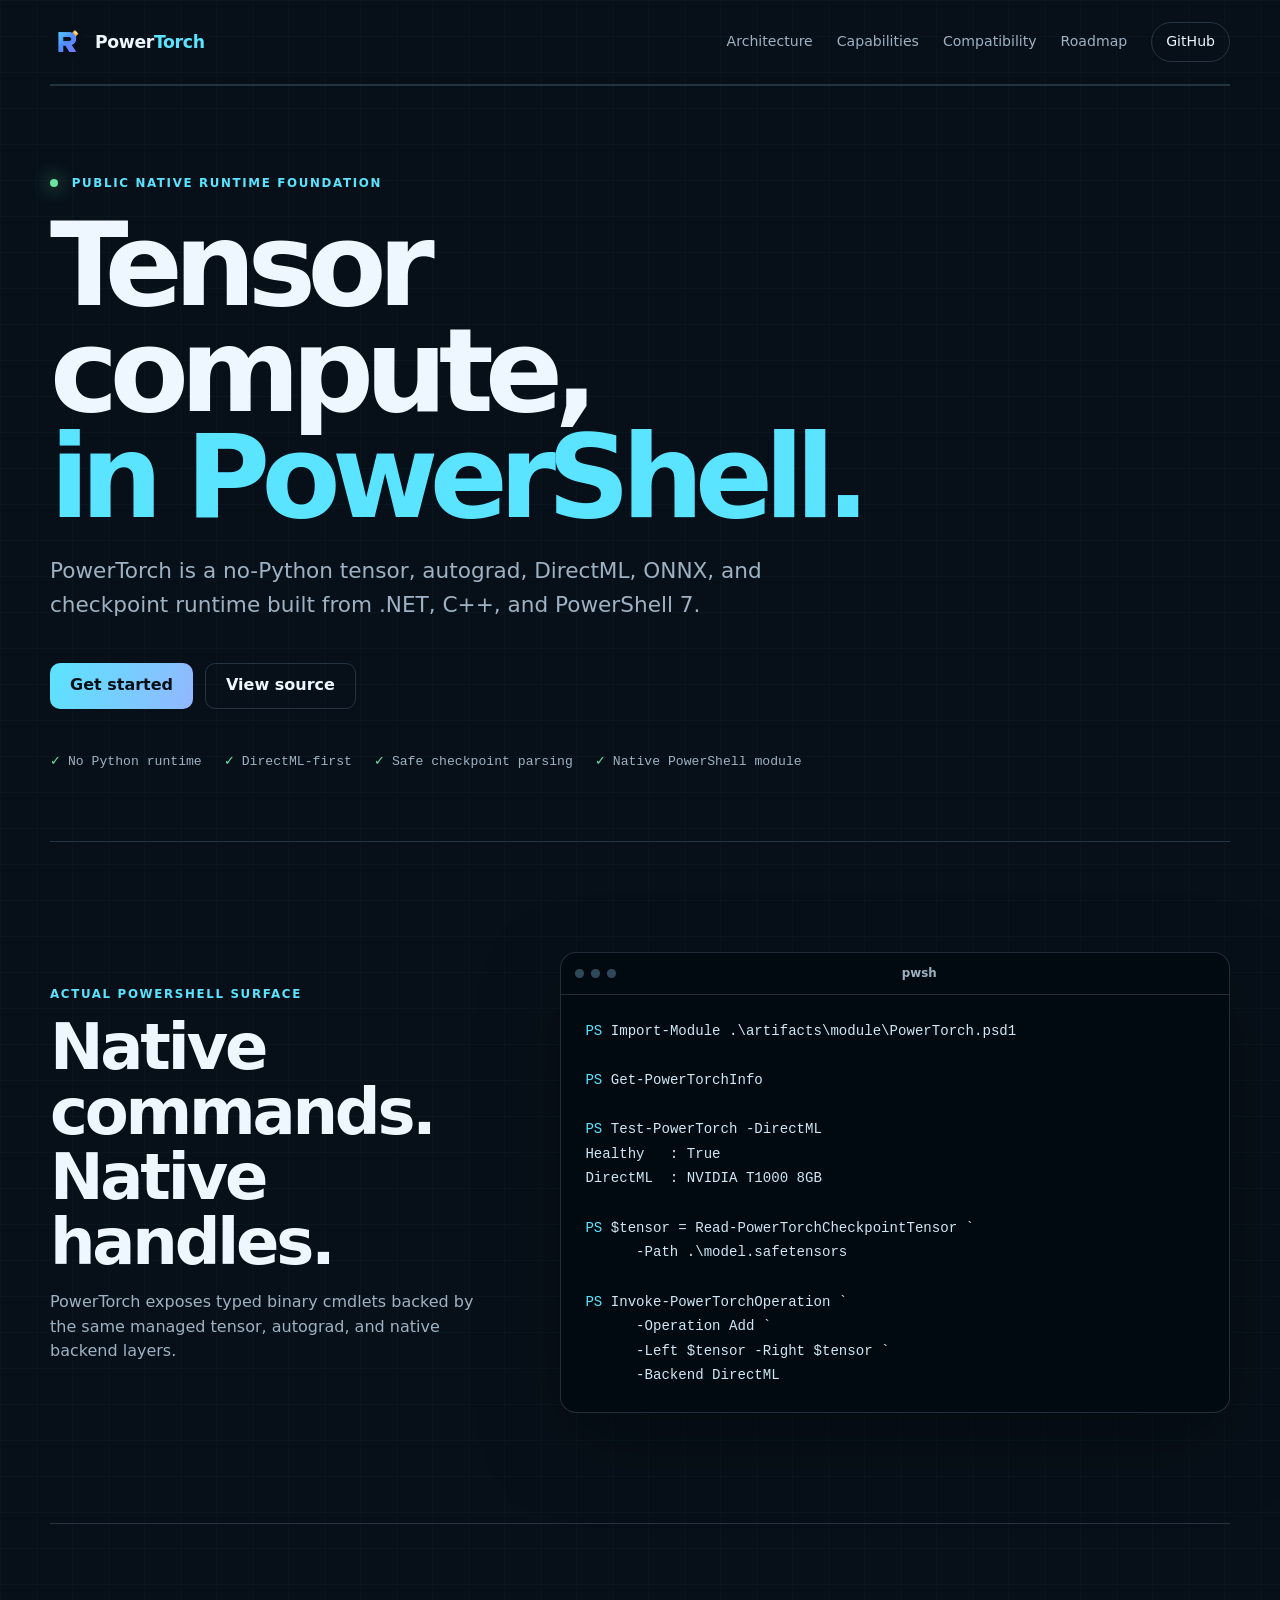
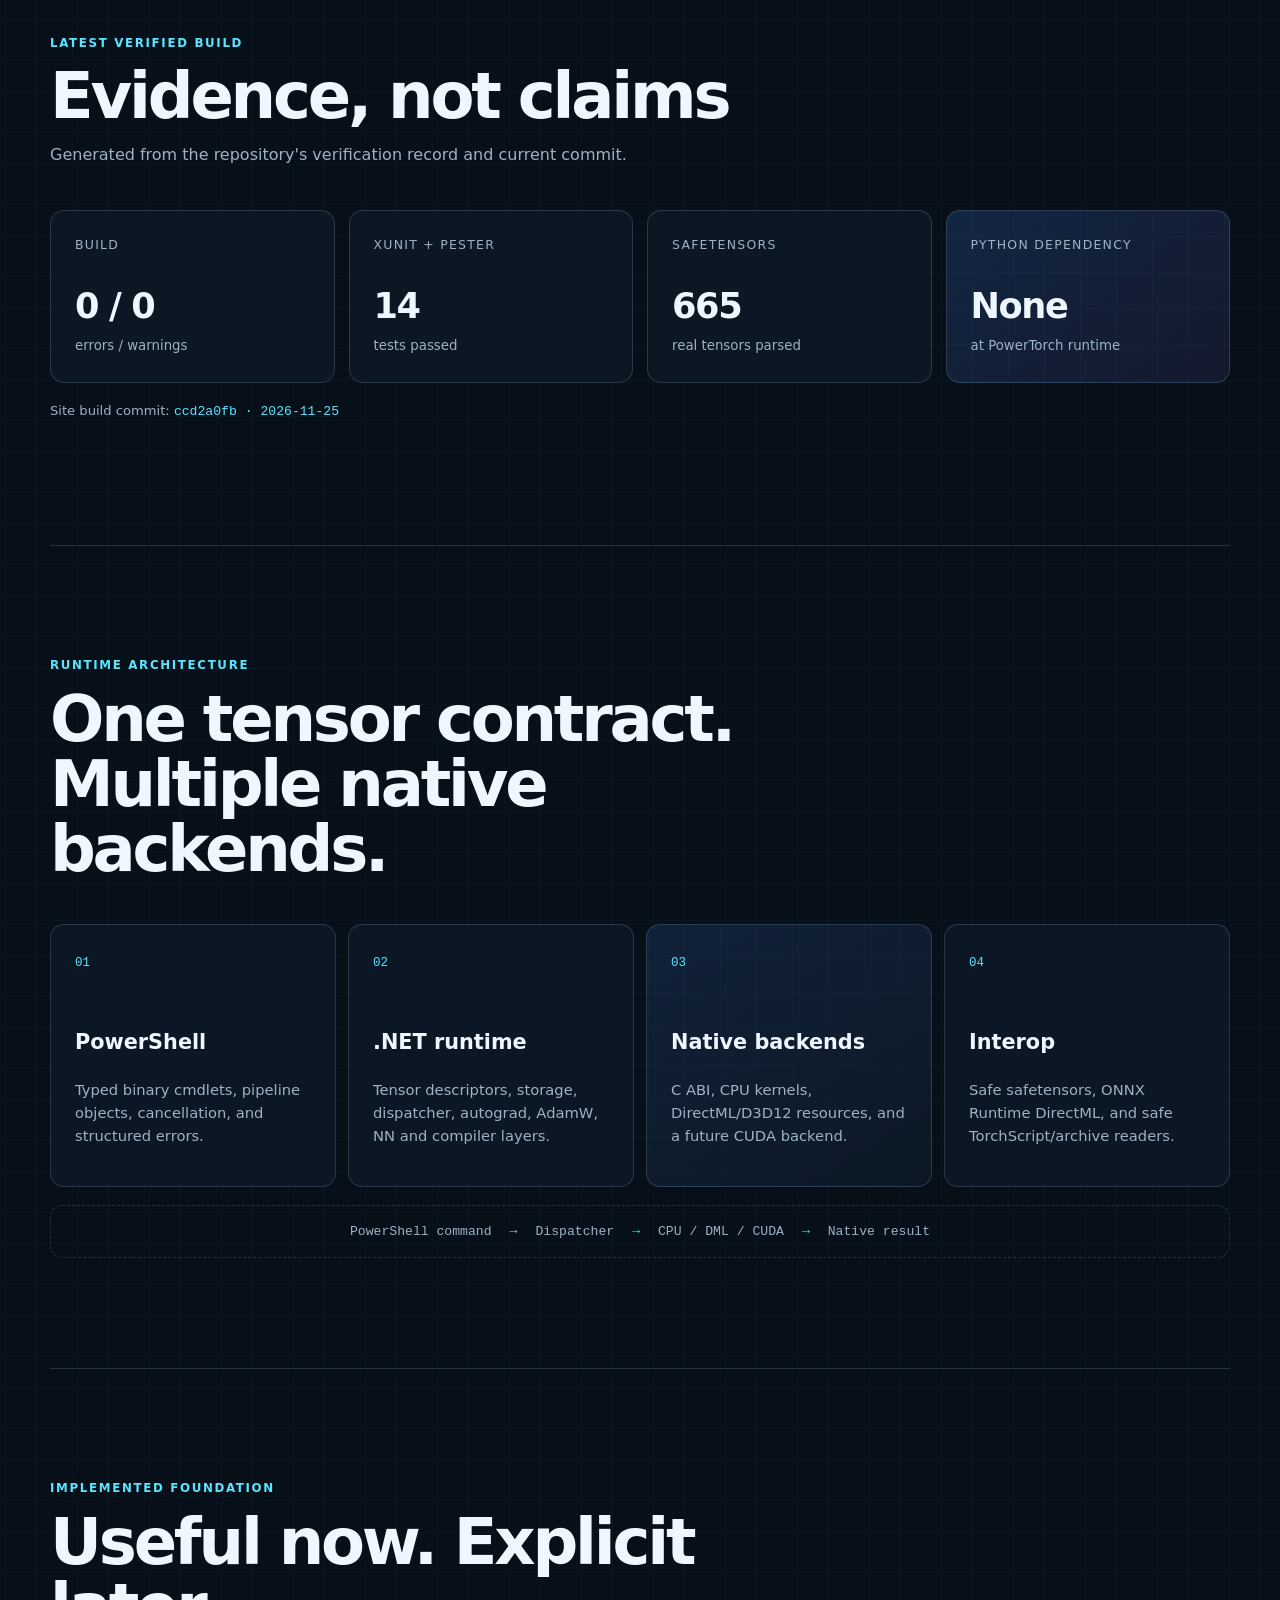
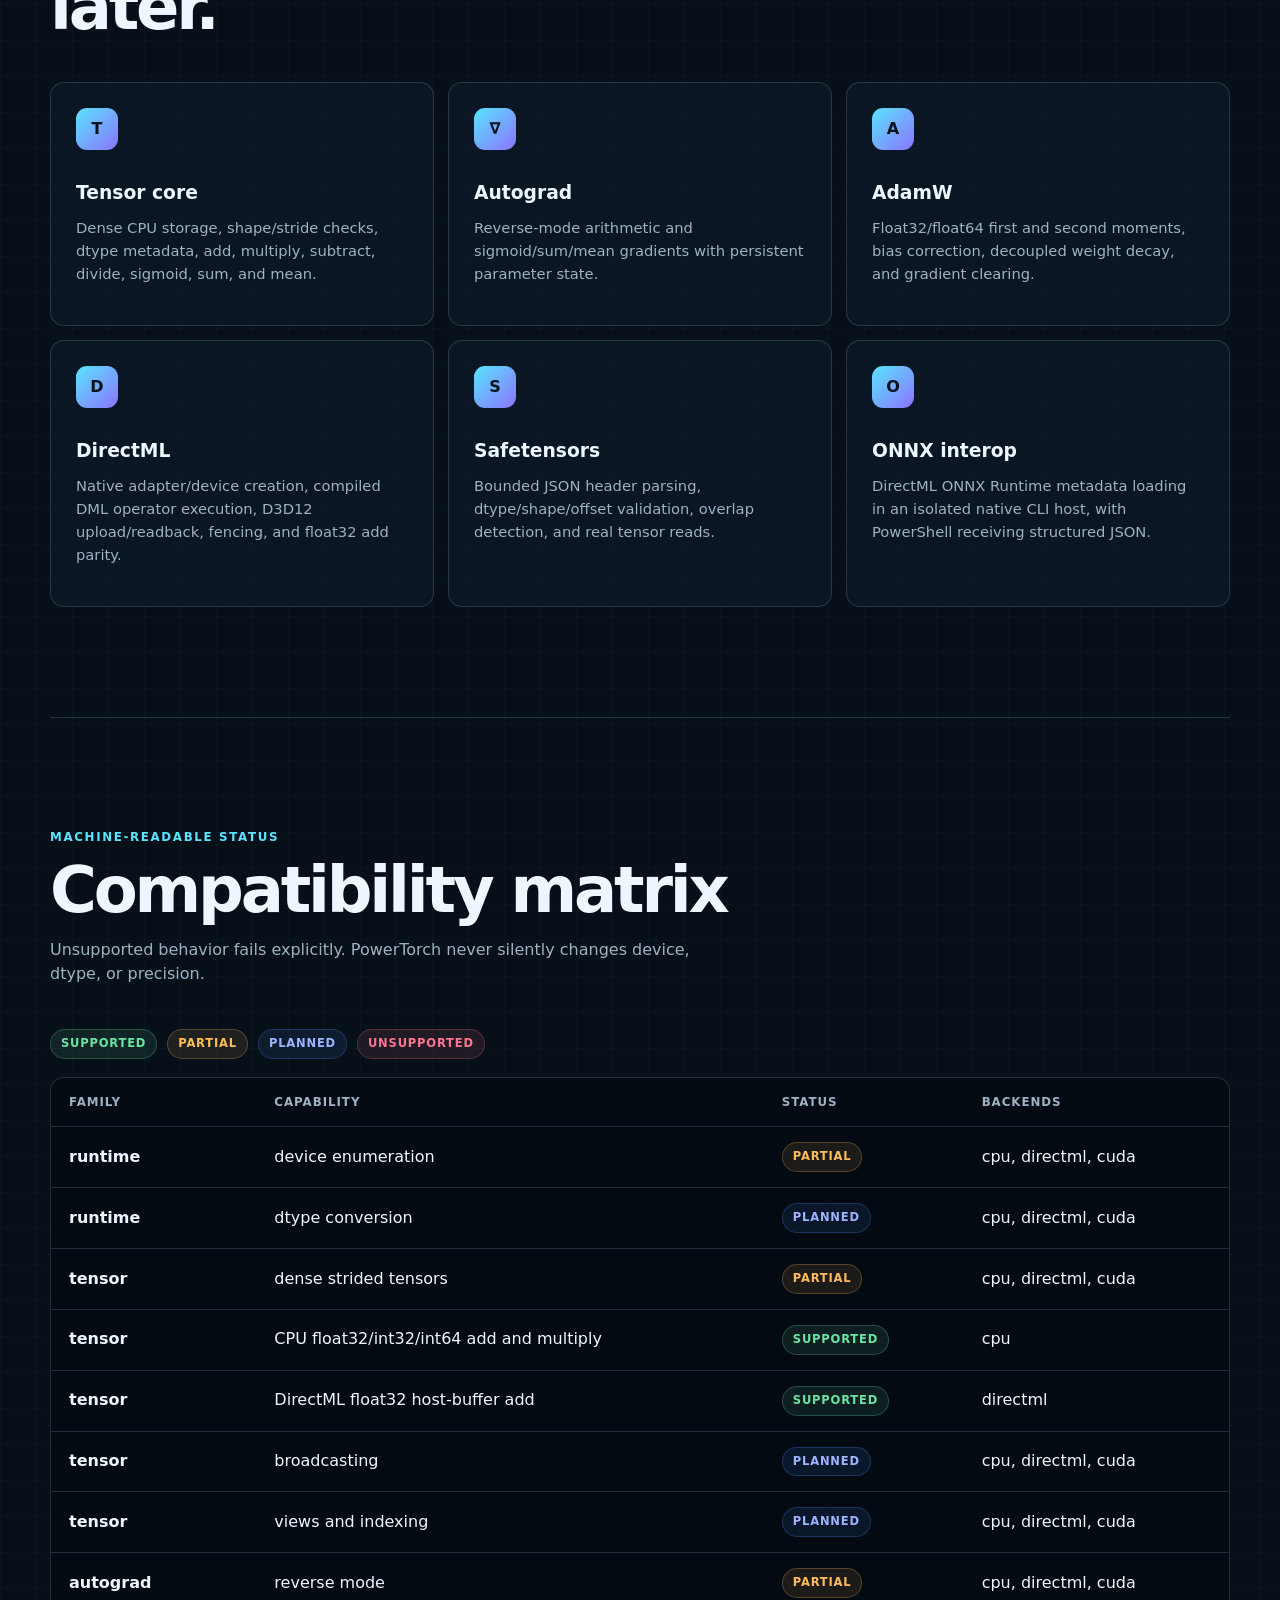
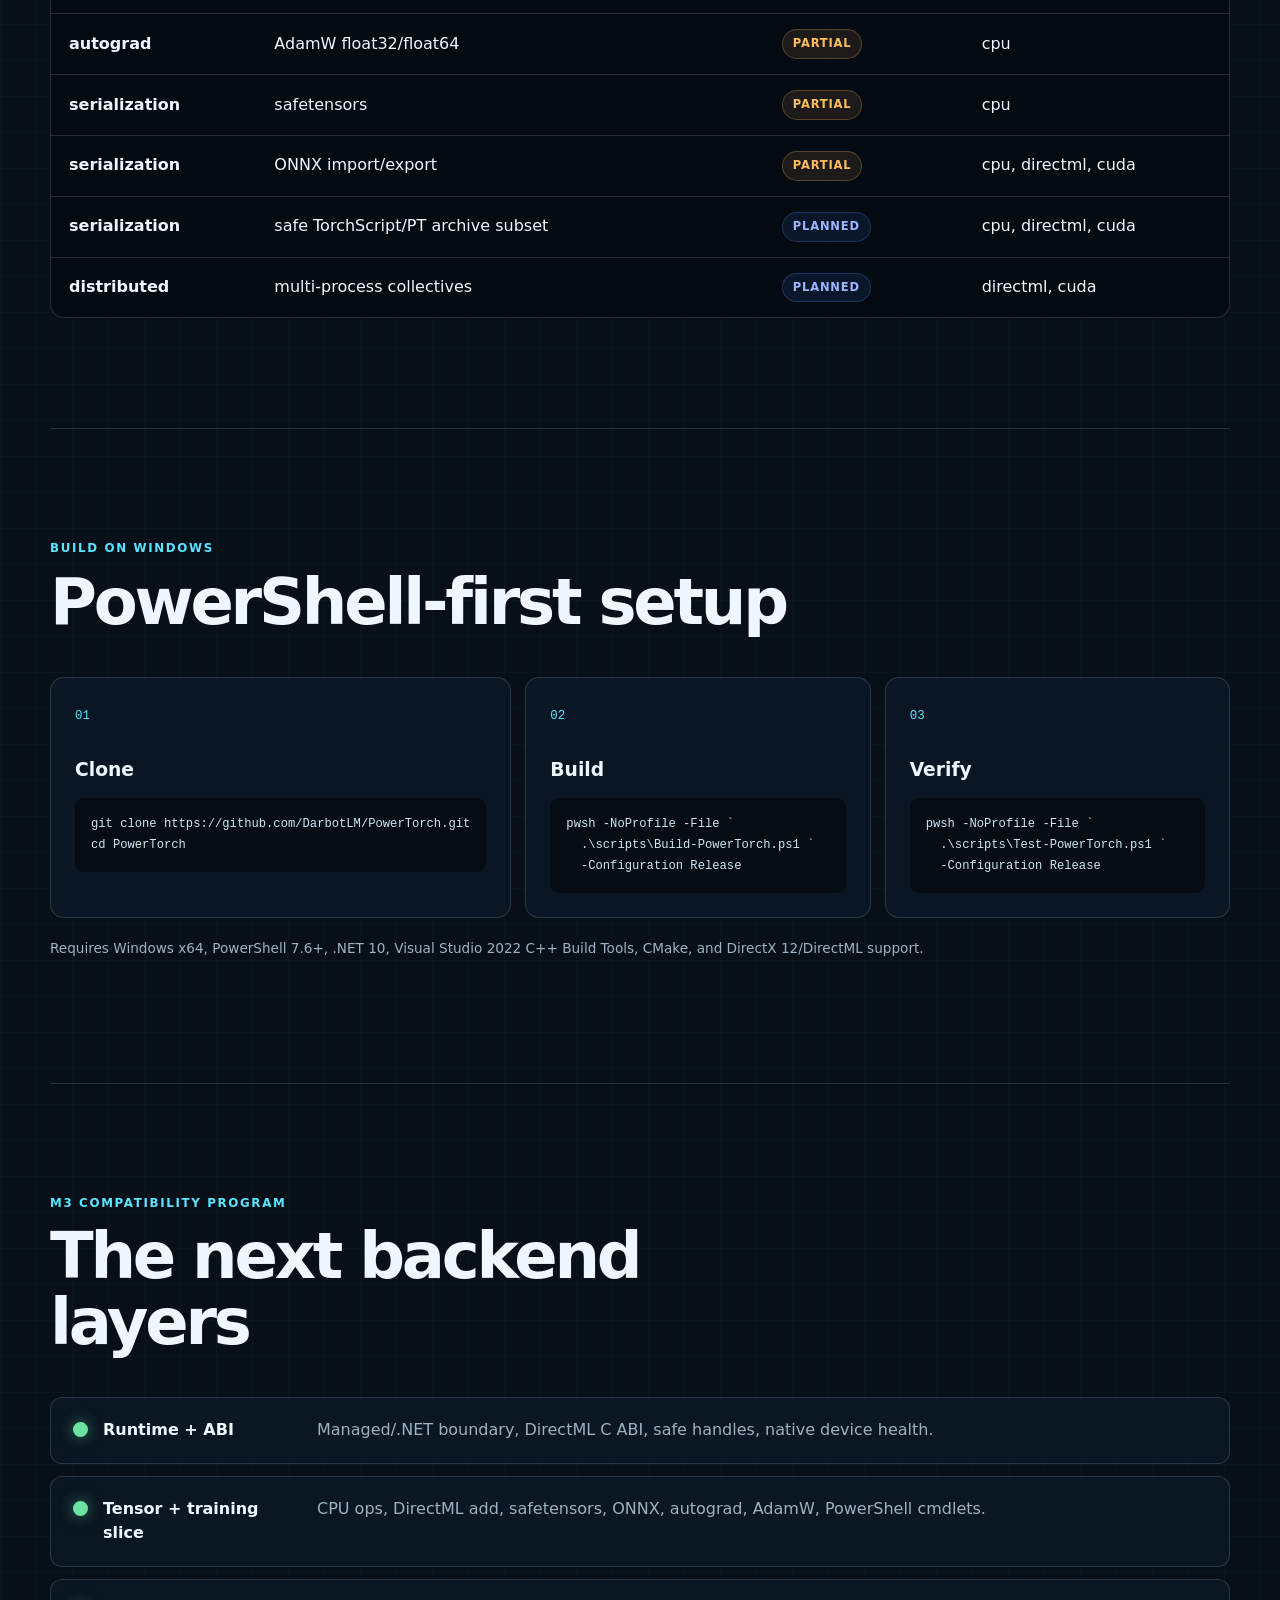
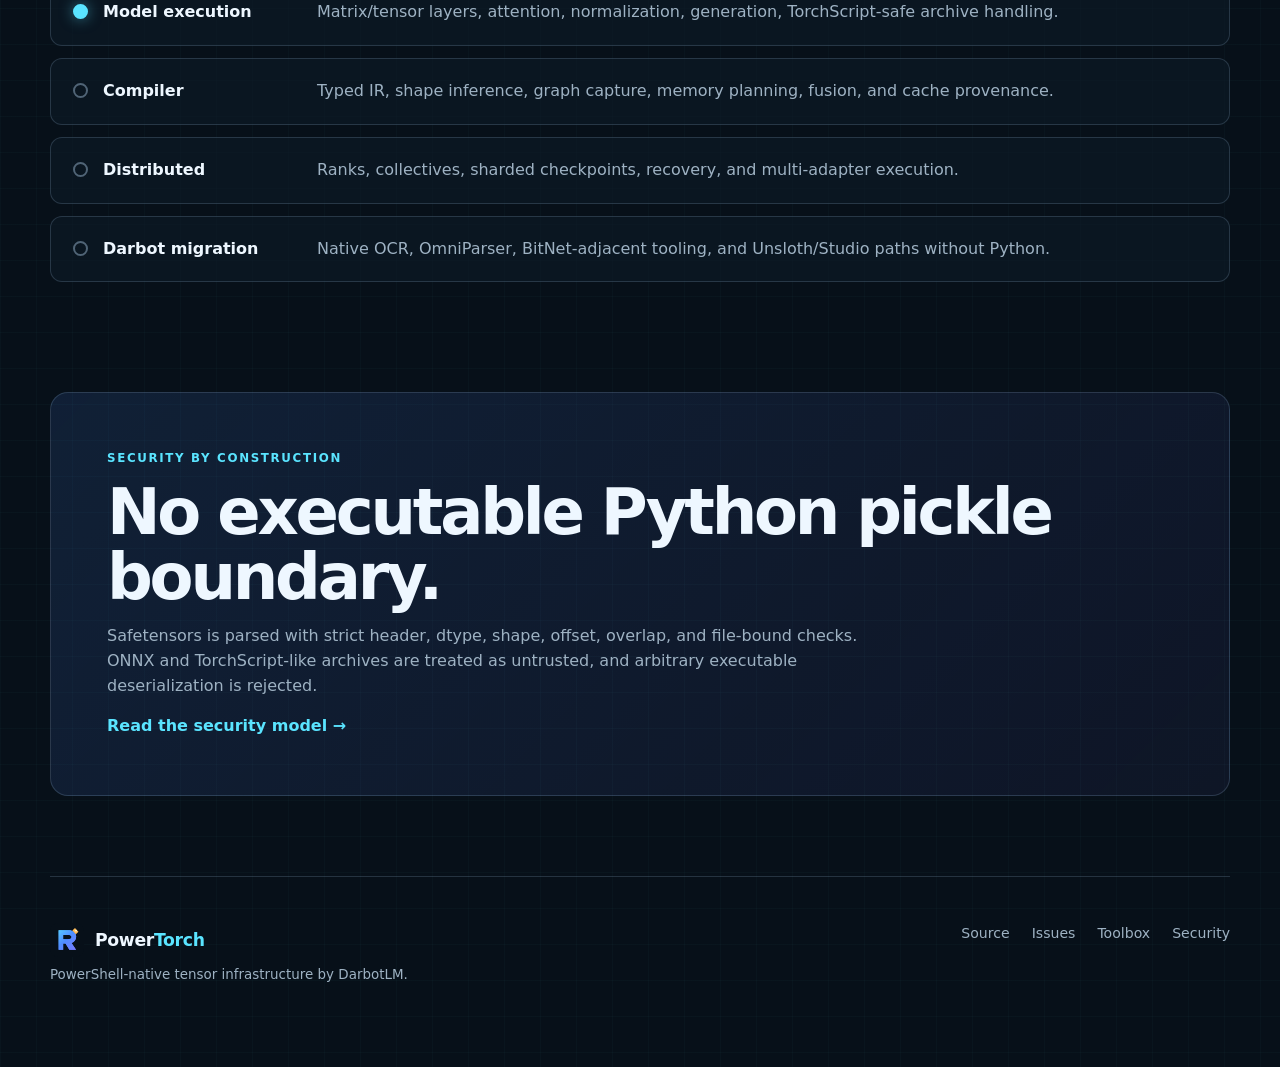
<file: index.html>
<!doctype html>
<html lang="en">
<head>
  <meta charset="utf-8">
  <meta name="viewport" content="width=device-width, initial-scale=1">
  <meta name="description" content="PowerTorch is a PowerShell-native tensor, autograd, DirectML, ONNX, and safetensors runtime for Darbot. No Python runtime required.">
  <meta property="og:title" content="PowerTorch">
  <meta property="og:description" content="PowerShell-native tensor, autograd, DirectML, ONNX, and checkpoint runtime.">
  <meta property="og:image" content="./assets/powertorch-mark.svg">
  <title>PowerTorch | Native PowerShell tensor runtime</title>
  <link rel="icon" href="./assets/powertorch-mark.svg" type="image/svg+xml">
  <link rel="stylesheet" href="./assets/styles.css">
</head>
<body>
  <div class="ambient ambient-one"></div>
  <div class="ambient ambient-two"></div>

  <header class="site-header">
    <a class="brand" href="#top" aria-label="PowerTorch home">
      <img src="./assets/powertorch-mark.svg" alt="">
      <span>Power<span>Torch</span></span>
    </a>
    <nav aria-label="Primary navigation">
      <a href="#architecture">Architecture</a>
      <a href="#capabilities">Capabilities</a>
      <a href="#compatibility">Compatibility</a>
      <a href="#roadmap">Roadmap</a>
      <a class="nav-github" href="https://github.com/DarbotLM/PowerTorch">GitHub</a>
    </nav>
  </header>

  <main id="top">
    <section class="hero">
      <div class="eyebrow"><span class="pulse"></span> Public native runtime foundation</div>
      <h1>Tensor compute,<br><em>in PowerShell.</em></h1>
      <p class="hero-copy">
        PowerTorch is a no-Python tensor, autograd, DirectML, ONNX, and
        checkpoint runtime built from .NET, C++, and PowerShell 7.
      </p>
      <div class="hero-actions">
        <a class="button primary" href="#quickstart">Get started</a>
        <a class="button secondary" href="https://github.com/DarbotLM/PowerTorch">View source</a>
      </div>
      <div class="proof-row" aria-label="Runtime guarantees">
        <span>No Python runtime</span>
        <span>DirectML-first</span>
        <span>Safe checkpoint parsing</span>
        <span>Native PowerShell module</span>
      </div>
    </section>

    <section class="terminal-section" aria-labelledby="terminal-title">
      <div class="terminal-copy">
        <p class="section-kicker">Actual PowerShell surface</p>
        <h2 id="terminal-title">Native commands.<br>Native handles.</h2>
        <p>
          PowerTorch exposes typed binary cmdlets backed by the same managed
          tensor, autograd, and native backend layers.
        </p>
      </div>
      <div class="terminal" role="presentation">
        <div class="terminal-bar">
          <span></span><span></span><span></span>
          <b>pwsh</b>
        </div>
        <pre><code><i>PS</i> Import-Module .\artifacts\module\PowerTorch.psd1

<i>PS</i> Get-PowerTorchInfo

<i>PS</i> Test-PowerTorch -DirectML
Healthy   : True
DirectML  : NVIDIA T1000 8GB

<i>PS</i> $tensor = Read-PowerTorchCheckpointTensor `
      -Path .\model.safetensors

<i>PS</i> Invoke-PowerTorchOperation `
      -Operation Add `
      -Left $tensor -Right $tensor `
      -Backend DirectML</code></pre>
      </div>
    </section>

    <section class="status-section" aria-labelledby="status-title">
      <div class="section-heading">
        <p class="section-kicker">Latest verified build</p>
        <h2 id="status-title">Evidence, not claims</h2>
        <p>Generated from the repository's verification record and current commit.</p>
      </div>
      <div class="status-grid">
        <article class="status-card">
          <span class="status-label">Build</span>
          <strong id="build-errors">0</strong>
          <small>errors / warnings</small>
        </article>
        <article class="status-card">
          <span class="status-label">xUnit + Pester</span>
          <strong id="test-total">14</strong>
          <small>tests passed</small>
        </article>
        <article class="status-card">
          <span class="status-label">Safetensors</span>
          <strong id="tensor-count">665</strong>
          <small>real tensors parsed</small>
        </article>
        <article class="status-card accent">
          <span class="status-label">Python dependency</span>
          <strong>None</strong>
          <small>at PowerTorch runtime</small>
        </article>
      </div>
      <p class="commit-line">Site build commit: <code id="commit-hash">local</code></p>
    </section>

    <section id="architecture" class="architecture-section">
      <div class="section-heading">
        <p class="section-kicker">Runtime architecture</p>
        <h2>One tensor contract.<br>Multiple native backends.</h2>
      </div>
      <div class="architecture-map">
        <article class="layer powershell">
          <span>01</span>
          <h3>PowerShell</h3>
          <p>Typed binary cmdlets, pipeline objects, cancellation, and structured errors.</p>
        </article>
        <article class="layer managed">
          <span>02</span>
          <h3>.NET runtime</h3>
          <p>Tensor descriptors, storage, dispatcher, autograd, AdamW, NN and compiler layers.</p>
        </article>
        <article class="layer native">
          <span>03</span>
          <h3>Native backends</h3>
          <p>C ABI, CPU kernels, DirectML/D3D12 resources, and a future CUDA backend.</p>
        </article>
        <article class="layer interop">
          <span>04</span>
          <h3>Interop</h3>
          <p>Safe safetensors, ONNX Runtime DirectML, and safe TorchScript/archive readers.</p>
        </article>
      </div>
      <div class="dataflow" aria-label="PowerTorch execution dataflow">
        <span>PowerShell command</span><b>→</b>
        <span>Dispatcher</span><b>→</b>
        <span>CPU / DML / CUDA</span><b>→</b>
        <span>Native result</span>
      </div>
    </section>

    <section id="capabilities" class="capability-section">
      <div class="section-heading">
        <p class="section-kicker">Implemented foundation</p>
        <h2>Useful now. Explicit later.</h2>
      </div>
      <div class="capability-grid">
        <article>
          <div class="cap-icon">T</div>
          <h3>Tensor core</h3>
          <p>Dense CPU storage, shape/stride checks, dtype metadata, add, multiply,
             subtract, divide, sigmoid, sum, and mean.</p>
        </article>
        <article>
          <div class="cap-icon">∇</div>
          <h3>Autograd</h3>
          <p>Reverse-mode arithmetic and sigmoid/sum/mean gradients with persistent
             parameter state.</p>
        </article>
        <article>
          <div class="cap-icon">A</div>
          <h3>AdamW</h3>
          <p>Float32/float64 first and second moments, bias correction, decoupled
             weight decay, and gradient clearing.</p>
        </article>
        <article>
          <div class="cap-icon">D</div>
          <h3>DirectML</h3>
          <p>Native adapter/device creation, compiled DML operator execution,
             D3D12 upload/readback, fencing, and float32 add parity.</p>
        </article>
        <article>
          <div class="cap-icon">S</div>
          <h3>Safetensors</h3>
          <p>Bounded JSON header parsing, dtype/shape/offset validation, overlap
             detection, and real tensor reads.</p>
        </article>
        <article>
          <div class="cap-icon">O</div>
          <h3>ONNX interop</h3>
          <p>DirectML ONNX Runtime metadata loading in an isolated native CLI host,
             with PowerShell receiving structured JSON.</p>
        </article>
      </div>
    </section>

    <section id="compatibility" class="compatibility-section">
      <div class="section-heading">
        <p class="section-kicker">Machine-readable status</p>
        <h2>Compatibility matrix</h2>
        <p>
          Unsupported behavior fails explicitly. PowerTorch never silently changes
          device, dtype, or precision.
        </p>
      </div>
      <div class="legend">
        <span class="status supported">Supported</span>
        <span class="status partial">Partial</span>
        <span class="status planned">Planned</span>
        <span class="status unsupported">Unsupported</span>
      </div>
      <div id="compatibility-table" class="compatibility-table" aria-live="polite">
        <p>Loading compatibility data...</p>
      </div>
    </section>

    <section id="quickstart" class="quickstart-section">
      <div class="section-heading">
        <p class="section-kicker">Build on Windows</p>
        <h2>PowerShell-first setup</h2>
      </div>
      <div class="quickstart-grid">
        <article>
          <span>01</span>
          <h3>Clone</h3>
          <pre><code>git clone https://github.com/DarbotLM/PowerTorch.git
cd PowerTorch</code></pre>
        </article>
        <article>
          <span>02</span>
          <h3>Build</h3>
          <pre><code>pwsh -NoProfile -File `
  .\scripts\Build-PowerTorch.ps1 `
  -Configuration Release</code></pre>
        </article>
        <article>
          <span>03</span>
          <h3>Verify</h3>
          <pre><code>pwsh -NoProfile -File `
  .\scripts\Test-PowerTorch.ps1 `
  -Configuration Release</code></pre>
        </article>
      </div>
      <p class="requirements">
        Requires Windows x64, PowerShell 7.6+, .NET 10, Visual Studio 2022 C++
        Build Tools, CMake, and DirectX 12/DirectML support.
      </p>
    </section>

    <section id="roadmap" class="roadmap-section">
      <div class="section-heading">
        <p class="section-kicker">M3 compatibility program</p>
        <h2>The next backend layers</h2>
      </div>
      <ol class="roadmap">
        <li class="done"><b>Runtime + ABI</b><span>Managed/.NET boundary, DirectML C ABI, safe handles, native device health.</span></li>
        <li class="done"><b>Tensor + training slice</b><span>CPU ops, DirectML add, safetensors, ONNX, autograd, AdamW, PowerShell cmdlets.</span></li>
        <li class="next"><b>Model execution</b><span>Matrix/tensor layers, attention, normalization, generation, TorchScript-safe archive handling.</span></li>
        <li><b>Compiler</b><span>Typed IR, shape inference, graph capture, memory planning, fusion, and cache provenance.</span></li>
        <li><b>Distributed</b><span>Ranks, collectives, sharded checkpoints, recovery, and multi-adapter execution.</span></li>
        <li><b>Darbot migration</b><span>Native OCR, OmniParser, BitNet-adjacent tooling, and Unsloth/Studio paths without Python.</span></li>
      </ol>
    </section>

    <section class="security-section">
      <p class="section-kicker">Security by construction</p>
      <h2>No executable Python pickle boundary.</h2>
      <p>
        Safetensors is parsed with strict header, dtype, shape, offset, overlap,
        and file-bound checks. ONNX and TorchScript-like archives are treated as
        untrusted, and arbitrary executable deserialization is rejected.
      </p>
      <a class="text-link" href="https://github.com/DarbotLM/PowerTorch/blob/main/docs/security.md">Read the security model →</a>
    </section>
  </main>

  <footer>
    <div>
      <a class="brand" href="#top">
        <img src="./assets/powertorch-mark.svg" alt="">
        <span>Power<span>Torch</span></span>
      </a>
      <p>PowerShell-native tensor infrastructure by DarbotLM.</p>
    </div>
    <div class="footer-links">
      <a href="https://github.com/DarbotLM/PowerTorch">Source</a>
      <a href="https://github.com/DarbotLM/PowerTorch/issues">Issues</a>
      <a href="https://github.com/DarbotLM/toolbox">Toolbox</a>
      <a href="https://github.com/DarbotLM/PowerTorch/security/policy">Security</a>
    </div>
  </footer>

  <script src="./assets/app.js"></script>
</body>
</html>
</file>
<file: assets/styles.css>
:root {
  color-scheme: dark;
  --bg: #071019;
  --panel: #0d1a27;
  --panel-2: #102235;
  --line: rgba(153, 191, 219, 0.2);
  --text: #eef7ff;
  --muted: #9eb2c3;
  --cyan: #5ae4ff;
  --blue: #4f8dff;
  --violet: #8b74ff;
  --amber: #ffbd59;
  --green: #6be3a3;
  --red: #ff758f;
  --shadow: 0 28px 80px rgba(0, 0, 0, 0.34);
}

* { box-sizing: border-box; }

html {
  scroll-behavior: smooth;
  background: var(--bg);
}

body {
  margin: 0;
  color: var(--text);
  background:
    linear-gradient(rgba(90, 228, 255, 0.025) 1px, transparent 1px),
    linear-gradient(90deg, rgba(90, 228, 255, 0.025) 1px, transparent 1px),
    var(--bg);
  background-size: 36px 36px;
  font-family: "Segoe UI Variable", "Segoe UI", system-ui, sans-serif;
  line-height: 1.55;
  overflow-x: hidden;
}

a { color: inherit; text-decoration: none; }
button, a { -webkit-tap-highlight-color: transparent; }

.ambient {
  position: fixed;
  width: 520px;
  height: 520px;
  border-radius: 50%;
  filter: blur(110px);
  pointer-events: none;
  opacity: 0.16;
  z-index: -1;
}
.ambient-one { top: -220px; left: -180px; background: var(--blue); }
.ambient-two { top: 420px; right: -240px; background: var(--violet); }

.site-header {
  width: min(1180px, calc(100% - 40px));
  margin: 0 auto;
  padding: 22px 0;
  display: flex;
  align-items: center;
  justify-content: space-between;
  border-bottom: 1px solid var(--line);
}

.brand {
  display: inline-flex;
  align-items: center;
  gap: 11px;
  font-size: 1.08rem;
  font-weight: 750;
  letter-spacing: -0.02em;
}
.brand img { width: 34px; height: 34px; }
.brand span span { color: var(--cyan); }

nav { display: flex; gap: 24px; align-items: center; }
nav a {
  color: var(--muted);
  font-size: 0.88rem;
  transition: color 160ms ease;
}
nav a:hover { color: var(--text); }
nav .nav-github {
  color: var(--text);
  border: 1px solid var(--line);
  border-radius: 999px;
  padding: 8px 14px;
}

main, footer {
  width: min(1180px, calc(100% - 40px));
  margin: 0 auto;
}

.hero {
  min-height: 680px;
  display: flex;
  flex-direction: column;
  justify-content: center;
  padding: 88px 0 72px;
}
.eyebrow, .section-kicker {
  color: var(--cyan);
  text-transform: uppercase;
  letter-spacing: 0.14em;
  font-size: 0.74rem;
  font-weight: 760;
}
.pulse {
  display: inline-block;
  width: 8px;
  height: 8px;
  margin-right: 8px;
  border-radius: 50%;
  background: var(--green);
  box-shadow: 0 0 18px var(--green);
}
h1, h2, h3, p { margin-top: 0; }
h1 {
  max-width: 940px;
  margin: 20px 0 24px;
  font-size: clamp(3.5rem, 9vw, 7.6rem);
  line-height: 0.92;
  letter-spacing: -0.075em;
}
h1 em {
  color: var(--cyan);
  font-style: normal;
}
.hero-copy {
  max-width: 720px;
  color: var(--muted);
  font-size: clamp(1.08rem, 2vw, 1.35rem);
}
.hero-actions { display: flex; gap: 12px; margin-top: 20px; }
.button {
  display: inline-flex;
  align-items: center;
  justify-content: center;
  min-height: 46px;
  padding: 0 20px;
  border-radius: 10px;
  font-weight: 700;
  transition: transform 160ms ease, border-color 160ms ease, background 160ms ease;
}
.button:hover { transform: translateY(-2px); }
.button.primary {
  color: #031018;
  background: linear-gradient(110deg, var(--cyan), #93b7ff);
}
.button.secondary { border: 1px solid var(--line); }
.proof-row {
  display: flex;
  flex-wrap: wrap;
  gap: 22px;
  margin-top: 44px;
  color: var(--muted);
  font: 0.82rem ui-monospace, SFMono-Regular, Consolas, monospace;
}
.proof-row span::before {
  content: "✓";
  color: var(--green);
  margin-right: 7px;
}

section { padding: 110px 0; border-top: 1px solid var(--line); }
.terminal-section {
  display: grid;
  grid-template-columns: 0.8fr 1.2fr;
  gap: 64px;
  align-items: center;
}
.section-heading { max-width: 760px; margin-bottom: 42px; }
.section-heading h2, .terminal-copy h2, .security-section h2 {
  margin: 10px 0 14px;
  font-size: clamp(2.3rem, 5vw, 4.4rem);
  line-height: 1.02;
  letter-spacing: -0.05em;
}
.section-heading > p:last-child, .terminal-copy > p:last-child {
  color: var(--muted);
  max-width: 650px;
}

.terminal {
  overflow: hidden;
  border: 1px solid var(--line);
  border-radius: 16px;
  background: rgba(3, 10, 17, 0.92);
  box-shadow: var(--shadow);
}
.terminal-bar {
  display: flex;
  align-items: center;
  gap: 7px;
  min-height: 42px;
  padding: 0 14px;
  border-bottom: 1px solid var(--line);
}
.terminal-bar span { width: 9px; height: 9px; border-radius: 50%; background: #31485a; }
.terminal-bar b { margin-left: auto; margin-right: auto; color: var(--muted); font-size: 0.74rem; }
pre {
  margin: 0;
  padding: 24px;
  overflow: auto;
  color: #cfe7f4;
  font: 0.88rem/1.75 "Cascadia Code", Consolas, monospace;
}
code i { color: var(--cyan); font-style: normal; }

.status-grid {
  display: grid;
  grid-template-columns: repeat(4, 1fr);
  gap: 14px;
}
.status-card {
  min-height: 165px;
  padding: 24px;
  border: 1px solid var(--line);
  border-radius: 14px;
  background: rgba(13, 26, 39, 0.82);
}
.status-card.accent {
  background: linear-gradient(140deg, rgba(79, 141, 255, 0.18), rgba(139, 116, 255, 0.09));
}
.status-label { display: block; color: var(--muted); font-size: 0.78rem; text-transform: uppercase; letter-spacing: 0.1em; }
.status-card strong { display: block; margin-top: 24px; font-size: 2.2rem; letter-spacing: -0.04em; }
.status-card small { color: var(--muted); }
.commit-line { margin-top: 18px; color: var(--muted); font-size: 0.82rem; }
.commit-line code { color: var(--cyan); }

.architecture-map {
  display: grid;
  grid-template-columns: repeat(4, 1fr);
  gap: 12px;
}
.layer {
  min-height: 235px;
  padding: 24px;
  border: 1px solid var(--line);
  border-radius: 14px;
  background: rgba(13, 26, 39, 0.8);
}
.layer span { color: var(--cyan); font: 0.78rem ui-monospace, monospace; }
.layer h3 { margin-top: 52px; font-size: 1.3rem; }
.layer p, .capability-grid p { color: var(--muted); font-size: 0.92rem; }
.layer.native { background: linear-gradient(150deg, rgba(79, 141, 255, 0.14), rgba(13, 26, 39, 0.84)); }
.dataflow {
  display: flex;
  align-items: center;
  justify-content: center;
  gap: 18px;
  margin-top: 18px;
  padding: 18px;
  color: var(--muted);
  border: 1px dashed var(--line);
  border-radius: 12px;
  font: 0.82rem ui-monospace, monospace;
}
.dataflow b { color: var(--cyan); }

.capability-grid {
  display: grid;
  grid-template-columns: repeat(3, 1fr);
  gap: 14px;
}
.capability-grid article {
  padding: 25px;
  border: 1px solid var(--line);
  border-radius: 14px;
  background: rgba(13, 26, 39, 0.72);
}
.cap-icon {
  display: grid;
  place-items: center;
  width: 42px;
  height: 42px;
  border-radius: 11px;
  color: #04121b;
  background: linear-gradient(135deg, var(--cyan), var(--violet));
  font-weight: 900;
}
.capability-grid h3 { margin: 28px 0 10px; }

.legend { display: flex; gap: 10px; flex-wrap: wrap; margin-bottom: 18px; }
.status {
  display: inline-flex;
  padding: 5px 10px;
  border-radius: 999px;
  font-size: 0.72rem;
  font-weight: 750;
  text-transform: uppercase;
  letter-spacing: 0.07em;
}
.status.supported { color: var(--green); background: rgba(107, 227, 163, 0.1); border: 1px solid rgba(107, 227, 163, 0.25); }
.status.partial { color: var(--amber); background: rgba(255, 189, 89, 0.1); border: 1px solid rgba(255, 189, 89, 0.25); }
.status.planned { color: #9db5ff; background: rgba(79, 141, 255, 0.1); border: 1px solid rgba(79, 141, 255, 0.25); }
.status.unsupported { color: var(--red); background: rgba(255, 117, 143, 0.1); border: 1px solid rgba(255, 117, 143, 0.25); }

.compatibility-table {
  overflow: auto;
  border: 1px solid var(--line);
  border-radius: 14px;
  background: rgba(3, 10, 17, 0.78);
}
table { width: 100%; min-width: 720px; border-collapse: collapse; }
th, td { padding: 15px 18px; border-bottom: 1px solid var(--line); text-align: left; }
th { color: var(--muted); font-size: 0.74rem; text-transform: uppercase; letter-spacing: 0.08em; }
td:first-child { font-weight: 680; }
tr:last-child td { border-bottom: 0; }

.quickstart-grid {
  display: grid;
  grid-template-columns: repeat(3, 1fr);
  gap: 14px;
}
.quickstart-grid article {
  padding: 24px;
  border: 1px solid var(--line);
  border-radius: 14px;
  background: rgba(13, 26, 39, 0.76);
}
.quickstart-grid article > span { color: var(--cyan); font: 0.78rem ui-monospace, monospace; }
.quickstart-grid h3 { margin: 28px 0 14px; }
.quickstart-grid pre { padding: 16px; border-radius: 9px; background: #050c13; font-size: 0.76rem; }
.requirements { margin-top: 20px; color: var(--muted); font-size: 0.85rem; }

.roadmap {
  list-style: none;
  padding: 0;
  margin: 0;
  display: grid;
  gap: 12px;
}
.roadmap li {
  position: relative;
  display: grid;
  grid-template-columns: 190px 1fr;
  gap: 24px;
  padding: 20px 22px 20px 52px;
  border: 1px solid var(--line);
  border-radius: 12px;
  color: var(--muted);
  background: rgba(13, 26, 39, 0.62);
}
.roadmap li::before {
  content: "";
  position: absolute;
  left: 22px;
  top: 24px;
  width: 11px;
  height: 11px;
  border: 2px solid #506476;
  border-radius: 50%;
}
.roadmap li.done::before { background: var(--green); border-color: var(--green); box-shadow: 0 0 14px rgba(107, 227, 163, 0.5); }
.roadmap li.next::before { background: var(--cyan); border-color: var(--cyan); box-shadow: 0 0 14px rgba(90, 228, 255, 0.5); }
.roadmap b { color: var(--text); }

.security-section {
  margin-bottom: 80px;
  border: 1px solid var(--line);
  border-radius: 18px;
  padding: 56px;
  background: linear-gradient(135deg, rgba(79, 141, 255, 0.13), rgba(139, 116, 255, 0.06));
}
.security-section p:not(.section-kicker) { max-width: 780px; color: var(--muted); }
.text-link { color: var(--cyan); font-weight: 700; }

footer {
  display: flex;
  justify-content: space-between;
  gap: 32px;
  padding: 46px 0 70px;
  border-top: 1px solid var(--line);
}
footer p { color: var(--muted); font-size: 0.84rem; }
.footer-links { display: flex; gap: 22px; color: var(--muted); font-size: 0.88rem; }

.not-found {
  min-height: 100vh;
  display: grid;
  place-items: center;
  text-align: center;
}
.not-found main { width: min(560px, calc(100% - 40px)); }
.not-found img { width: 72px; }
.not-found h1 { margin: 6px 0; font-size: 8rem; }
.not-found p { color: var(--muted); }

@media (max-width: 900px) {
  nav a:not(.nav-github) { display: none; }
  .terminal-section { grid-template-columns: 1fr; }
  .status-grid { grid-template-columns: repeat(2, 1fr); }
  .architecture-map { grid-template-columns: repeat(2, 1fr); }
  .capability-grid, .quickstart-grid { grid-template-columns: 1fr; }
}

@media (max-width: 620px) {
  .site-header, main, footer { width: min(100% - 24px, 1180px); }
  .hero { min-height: 590px; padding-top: 72px; }
  h1 { font-size: 3.4rem; }
  .hero-actions { flex-direction: column; }
  .status-grid, .architecture-map { grid-template-columns: 1fr; }
  .dataflow { flex-direction: column; }
  .roadmap li { grid-template-columns: 1fr; gap: 8px; }
  .security-section { padding: 34px 24px; }
  footer { flex-direction: column; }
}

@media (prefers-reduced-motion: reduce) {
  html { scroll-behavior: auto; }
  .button { transition: none; }
}
</file>
